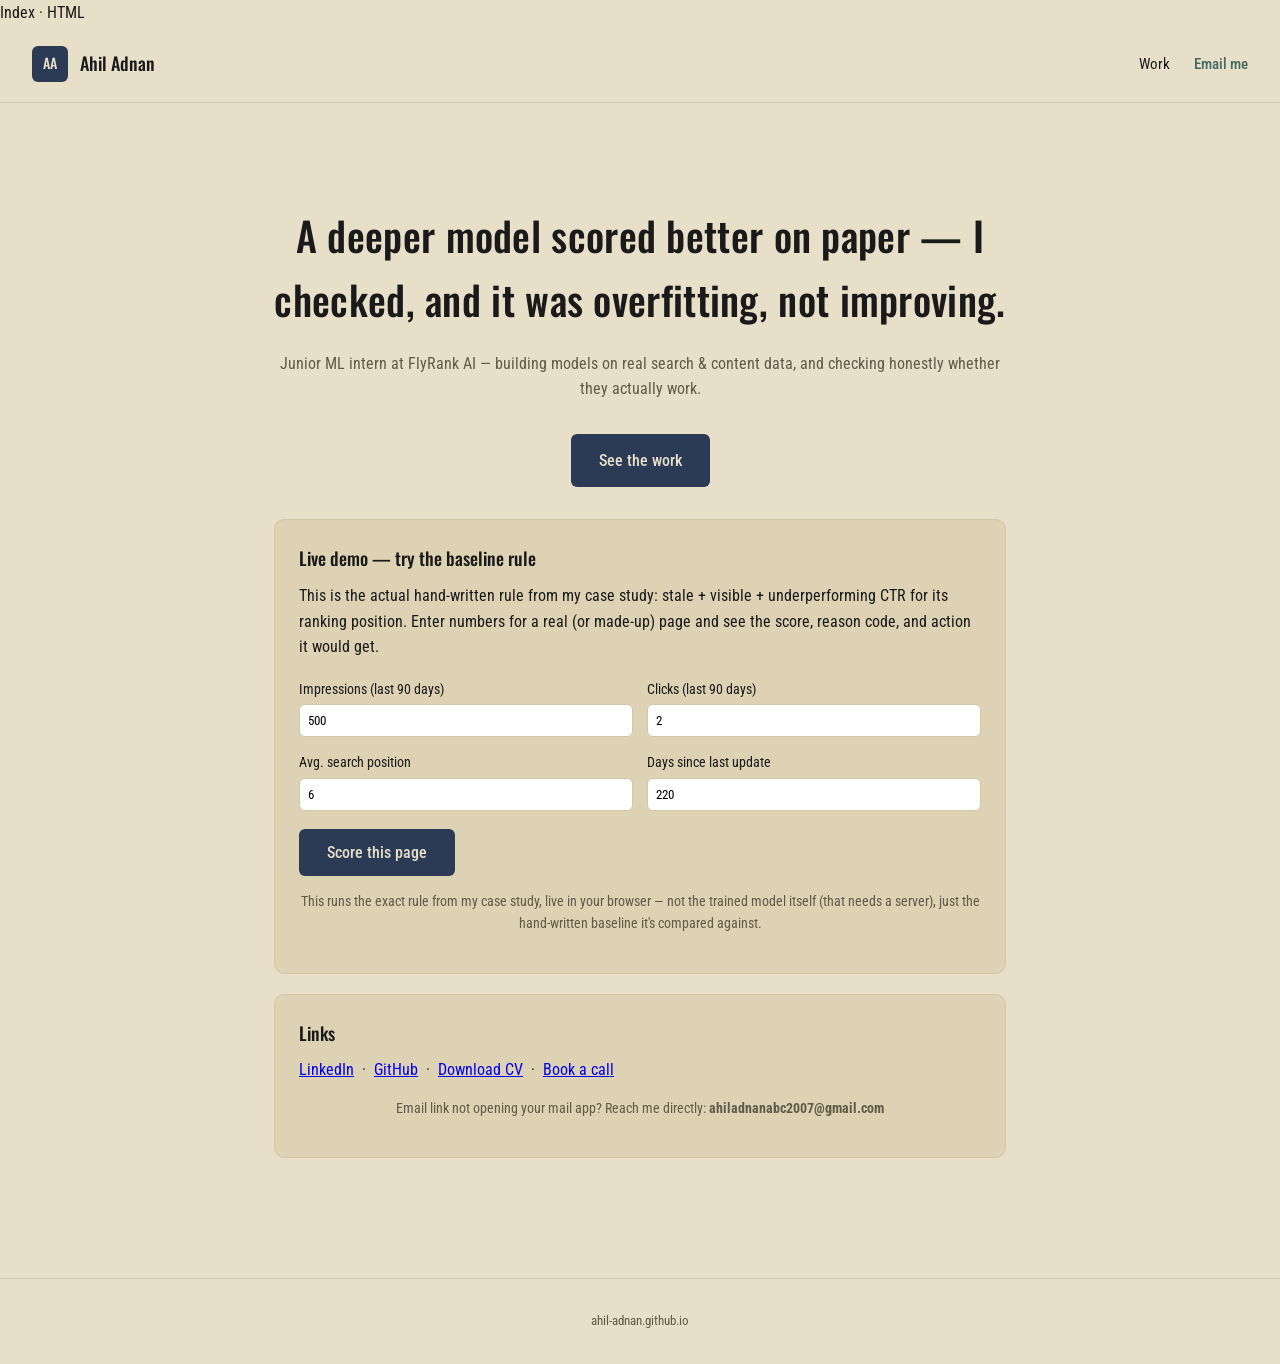
<file: index.html>
Index · HTML
<!DOCTYPE html>
<html lang="en">
<head>
<meta charset="UTF-8">
<meta name="viewport" content="width=device-width, initial-scale=1.0">
<title>Ahil Adnan — ML Portfolio</title>
<link rel="preconnect" href="https://fonts.googleapis.com">
<link rel="preconnect" href="https://fonts.gstatic.com" crossorigin>
<link href="https://fonts.googleapis.com/css2?family=Oswald:wght@400;500&family=Roboto+Condensed:wght@400;500&display=swap" rel="stylesheet">
<link rel="stylesheet" href="style.css">
</head>
<body>
 
<nav>
  <a href="index.html" class="brand">
    <div class="monogram"><span>AA</span></div>
    <span class="brand-name">Ahil Adnan</span>
  </a>
  <div class="links">
    <a href="work.html">Work</a>
    <a href="mailto:ahiladnanabc2007@gmail.com" class="email-link">Email me</a>
  </div>
</nav>
 
<main>
  <h1 class="claim">A deeper model scored better on paper — I checked, and it was overfitting, not improving.</h1>
  <p class="subtext">Junior ML intern at FlyRank AI — building models on real search &amp; content data, and checking honestly whether they actually work.</p>
 
  <div class="cta-center">
    <a href="work.html" class="cta">See the work</a>
  </div>
 
    <div class="card">
    <h3 style="margin-top:0;">Live demo — try the baseline rule</h3>
    <p>This is the actual hand-written rule from my case study: stale + visible + underperforming CTR for its ranking position. Enter numbers for a real (or made-up) page and see the score, reason code, and action it would get.</p>
 
    <div style="display:grid; grid-template-columns: 1fr 1fr; gap:14px; margin:18px 0;">
      <div>
        <label style="display:block; font-size:14px; margin-bottom:4px;">Impressions (last 90 days)</label>
        <input type="number" id="demoImpressions" value="500" style="width:100%; padding:8px; border-radius:6px; border:1px solid var(--border); font-family:'Roboto Condensed', sans-serif;">
      </div>
      <div>
        <label style="display:block; font-size:14px; margin-bottom:4px;">Clicks (last 90 days)</label>
        <input type="number" id="demoClicks" value="2" style="width:100%; padding:8px; border-radius:6px; border:1px solid var(--border); font-family:'Roboto Condensed', sans-serif;">
      </div>
      <div>
        <label style="display:block; font-size:14px; margin-bottom:4px;">Avg. search position</label>
        <input type="number" id="demoPosition" value="6" style="width:100%; padding:8px; border-radius:6px; border:1px solid var(--border); font-family:'Roboto Condensed', sans-serif;">
      </div>
      <div>
        <label style="display:block; font-size:14px; margin-bottom:4px;">Days since last update</label>
        <input type="number" id="demoDays" value="220" style="width:100%; padding:8px; border-radius:6px; border:1px solid var(--border); font-family:'Roboto Condensed', sans-serif;">
      </div>
    </div>
 
    <button id="demoRunBtn" class="cta" style="border:none; cursor:pointer;">Score this page</button>
 
    <div id="demoResult" style="display:none; margin-top:18px; padding:16px; background:var(--cream); border:1px solid var(--border); border-radius:8px;">
      <p style="margin-bottom:6px;"><strong>Score:</strong> <span id="demoScore"></span></p>
      <p style="margin-bottom:6px;"><strong>Reason code:</strong> <span id="demoReason"></span></p>
      <p style="margin-bottom:0;"><strong>Action:</strong> <span id="demoAction"></span></p>
    </div>
 
    <p class="status-note" style="margin-top:14px;">This runs the exact rule from my case study, live in your browser — not the trained model itself (that needs a server), just the hand-written baseline it's compared against.</p>
  </div>
 
  <script>
  document.getElementById('demoRunBtn').addEventListener('click', function() {
    const impressions = parseFloat(document.getElementById('demoImpressions').value) || 0;
    const clicks = parseFloat(document.getElementById('demoClicks').value) || 0;
    const position = parseFloat(document.getElementById('demoPosition').value) || 999;
    const days = parseFloat(document.getElementById('demoDays').value);
 
    const ctr = impressions > 0 ? clicks / impressions : 0;
    const expectedCtr = position <= 10 ? 0.0039 : 0.0018;
    const ctrUnderperforming = ctr < (expectedCtr * 0.5);
    const isStale = !isNaN(days) && days >= 180;
    const visible = impressions >= 10;
 
    let score, reason, action;
 
    if (isStale && visible && ctrUnderperforming) {
      score = impressions;
      reason = 'stale_low_ctr';
      action = 'review_and_refresh';
    } else if (isStale && visible) {
      score = impressions * 0.5;
      reason = 'stale_visible';
      action = 'review';
    } else if (ctrUnderperforming && visible) {
      score = impressions * 0.3;
      reason = 'ctr_underperforming';
      action = 'review_ctr';
    } else {
      score = 0;
      reason = 'not_flagged';
      action = 'no_action';
    }
 
    document.getElementById('demoScore').textContent = score.toFixed(1);
    document.getElementById('demoReason').textContent = reason;
    document.getElementById('demoAction').textContent = action;
    document.getElementById('demoResult').style.display = 'block';
  });
  </script>
 
 
  <div class="card">
    <h3 style="margin-top:0;">Links</h3>
    <p>
      <a href="https://www.linkedin.com/in/ahil-adnan-0012a0317/" target="_blank" rel="noopener">LinkedIn</a>
      &nbsp;·&nbsp;
      <a href="https://github.com/Ahil-Adnan" target="_blank" rel="noopener">GitHub</a>
      &nbsp;·&nbsp;
      <a href="assets/Ahil_Adnan_CV.pdf" target="_blank" rel="noopener">Download CV</a>
      &nbsp;·&nbsp;
      <a href="https://calendly.com/ahiladnanabc2007" target="_blank" rel="noopener">Book a call</a>
    </p>
    <p class="status-note">Email link not opening your mail app? Reach me directly: <strong>ahiladnanabc2007@gmail.com</strong></p>
  </div>
</main>
 
<footer>
  ahil-adnan.github.io
</footer>
 
</body>
</html>
</file>
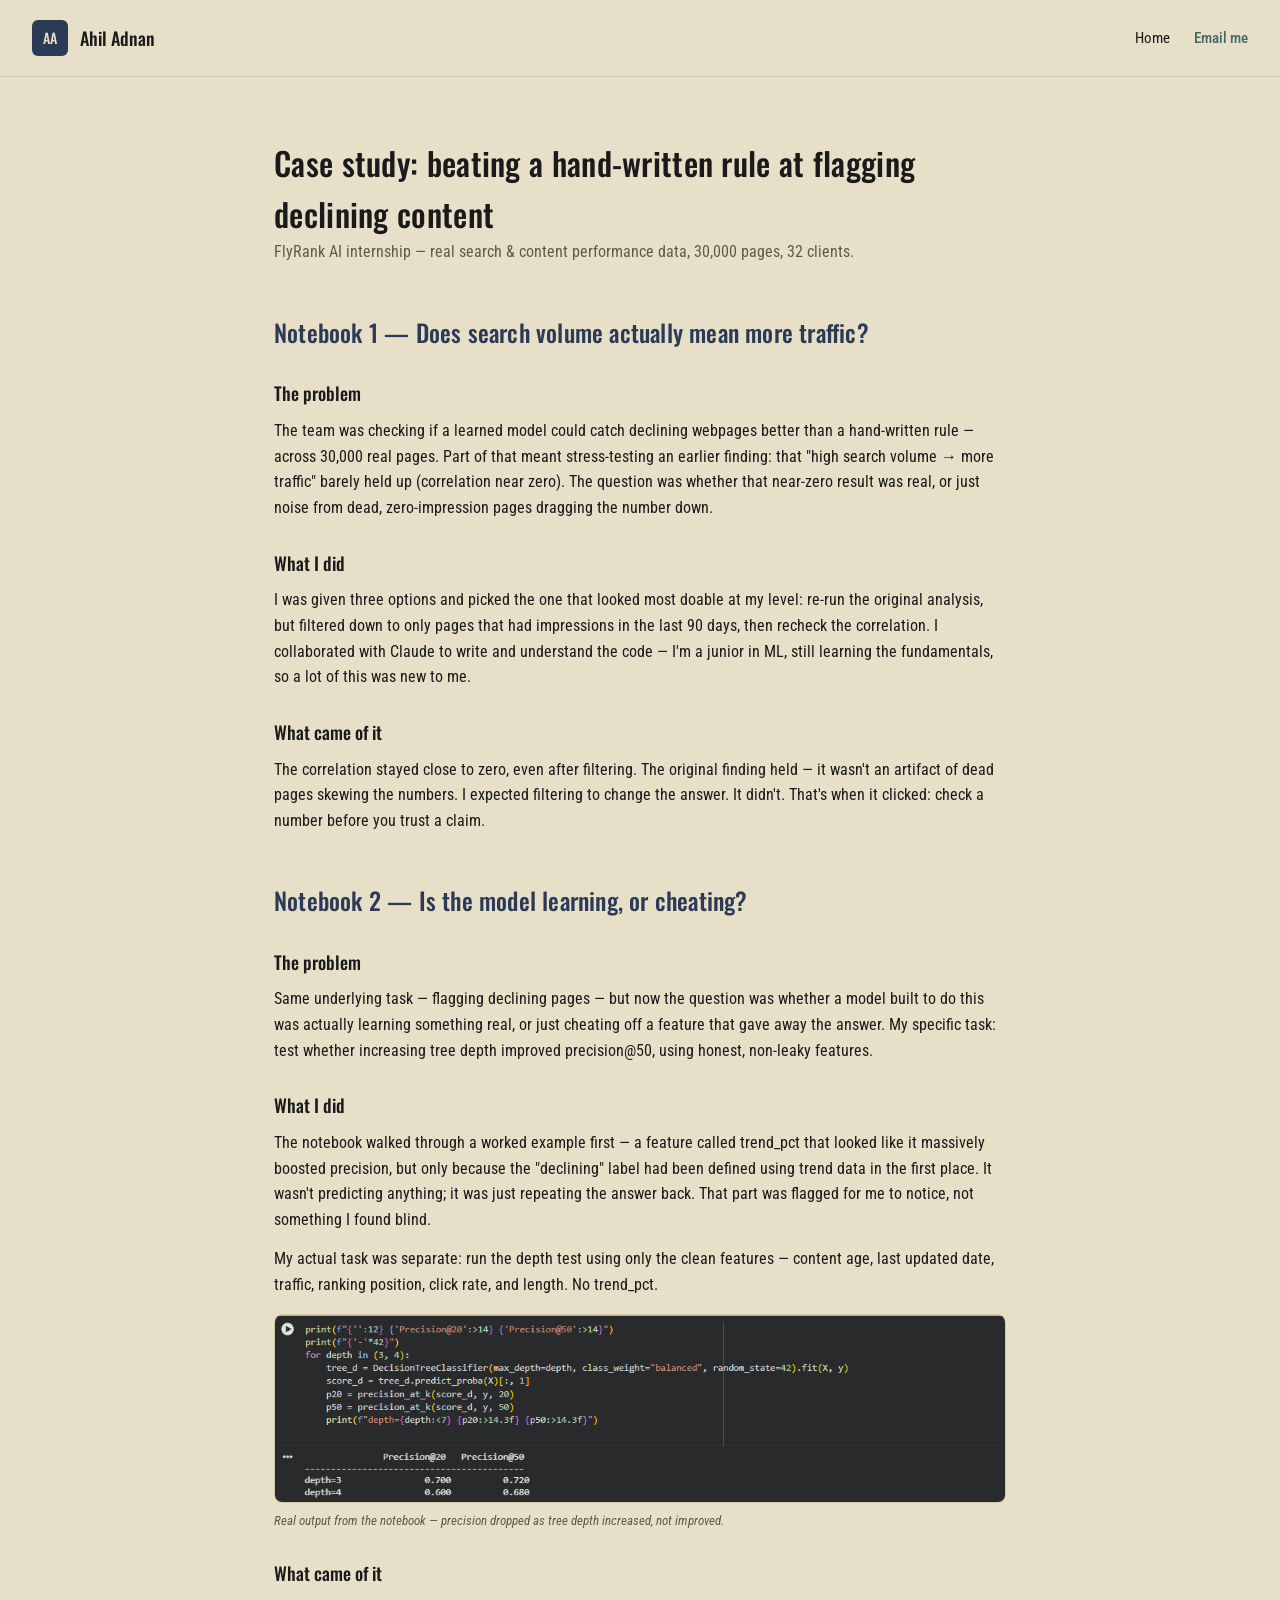
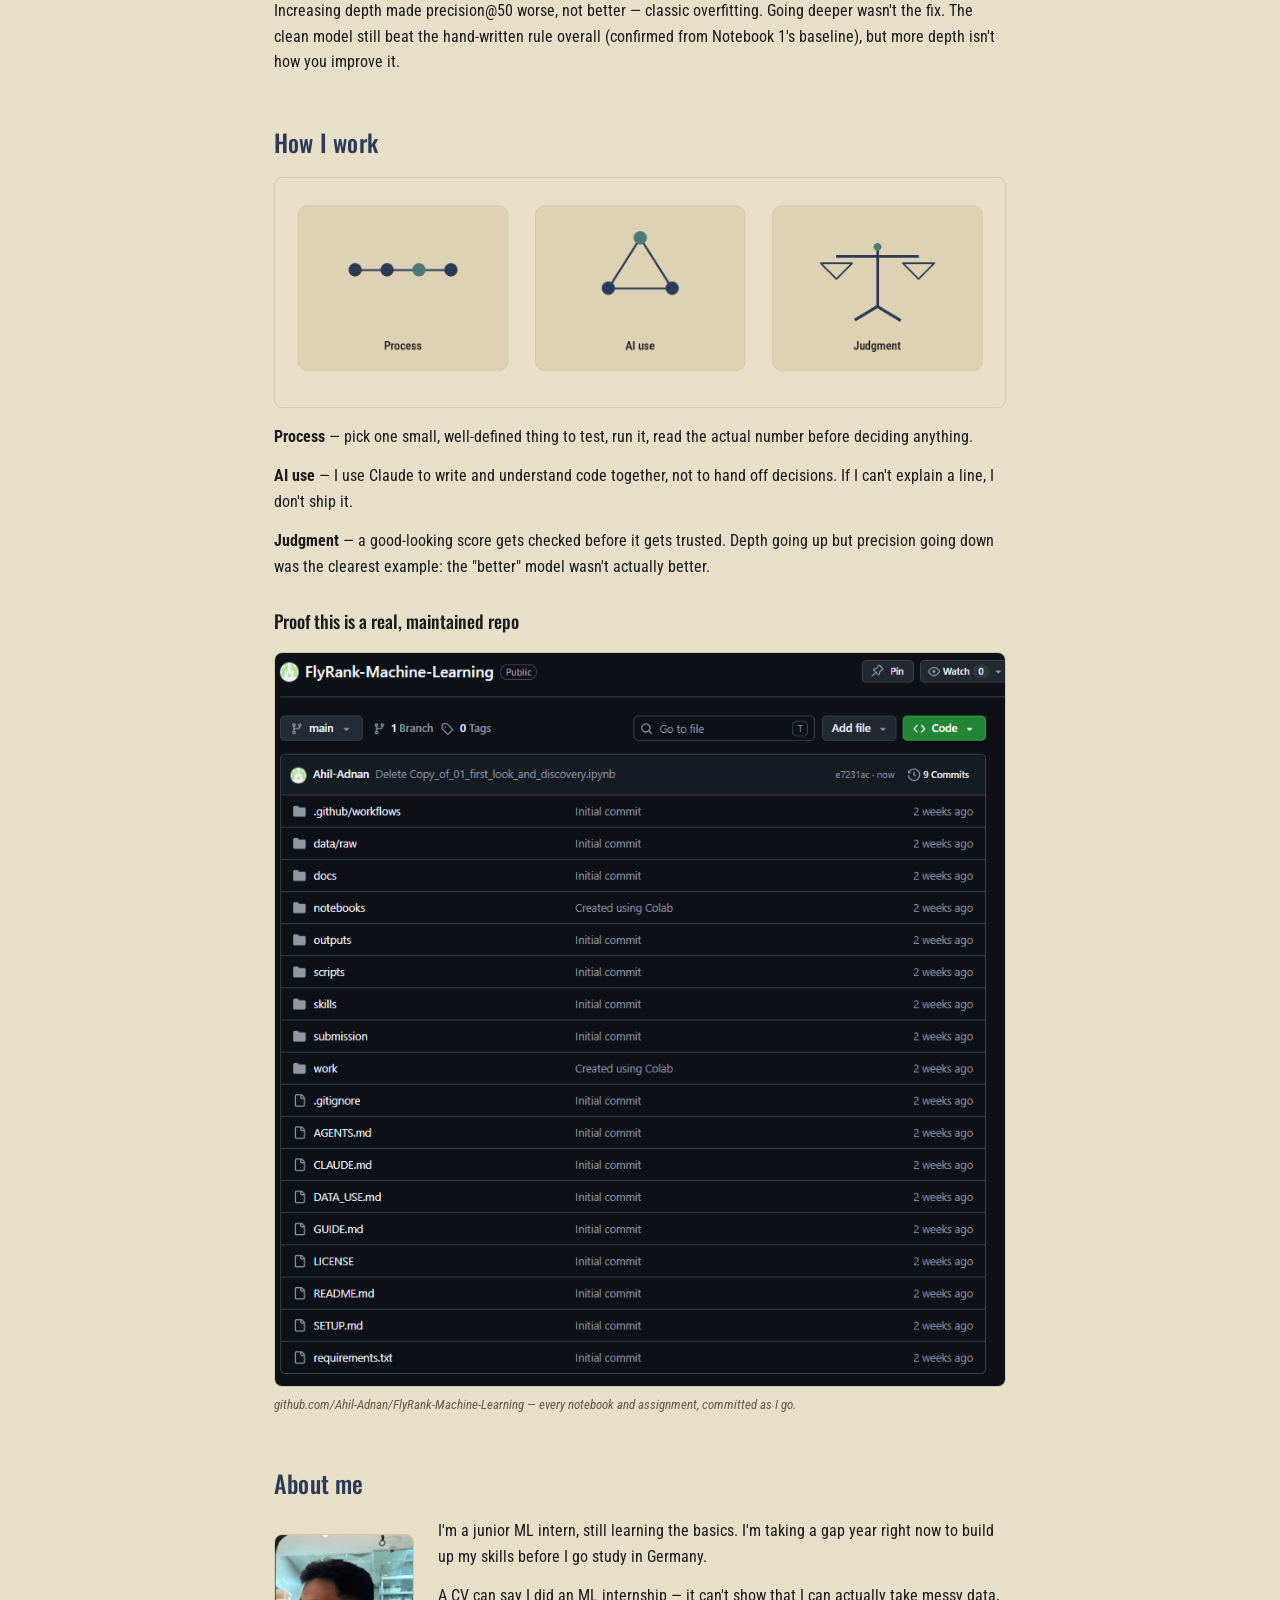
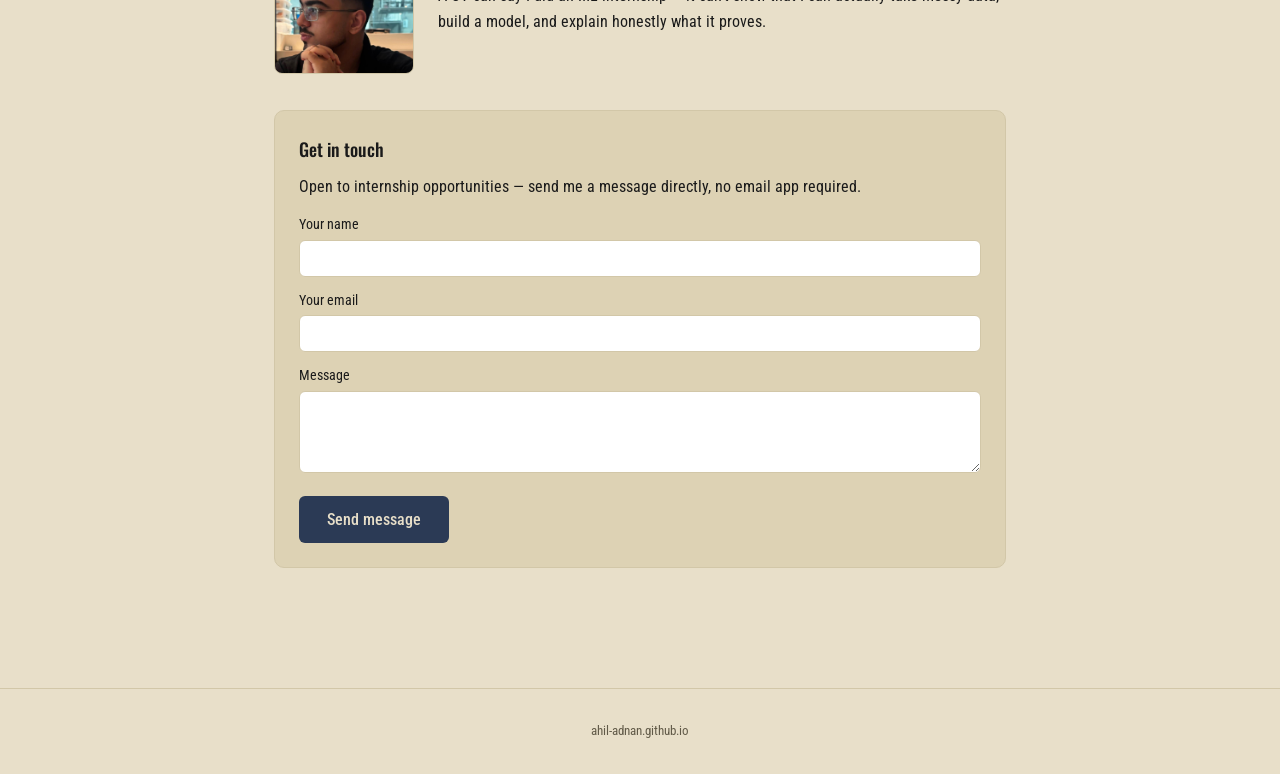
<file: work.html>
<!DOCTYPE html>
<html lang="en">
<head>
<meta charset="UTF-8">
<meta name="viewport" content="width=device-width, initial-scale=1.0">
<title>Work — Ahil Adnan</title>
<link rel="preconnect" href="https://fonts.googleapis.com">
<link rel="preconnect" href="https://fonts.gstatic.com" crossorigin>
<link href="https://fonts.googleapis.com/css2?family=Oswald:wght@400;500&family=Roboto+Condensed:wght@400;500&display=swap" rel="stylesheet">
<link rel="stylesheet" href="style.css">
</head>
<body>
 
<nav>
  <a href="index.html" class="brand">
    <div class="monogram"><span>AA</span></div>
    <span class="brand-name">Ahil Adnan</span>
  </a>
  <div class="links">
    <a href="index.html">Home</a>
    <a href="mailto:ahiladnanabc2007@gmail.com" class="email-link">Email me</a>
  </div>
</nav>
 
<main>
  <h1>Case study: beating a hand-written rule at flagging declining content</h1>
  <p class="subtext" style="text-align:left;">FlyRank AI internship — real search &amp; content performance data, 30,000 pages, 32 clients.</p>
 
  <h2>Notebook 1 — Does search volume actually mean more traffic?</h2>
 
  <h3>The problem</h3>
  <p>The team was checking if a learned model could catch declining webpages better than a hand-written rule — across 30,000 real pages. Part of that meant stress-testing an earlier finding: that "high search volume &rarr; more traffic" barely held up (correlation near zero). The question was whether that near-zero result was real, or just noise from dead, zero-impression pages dragging the number down.</p>
 
  <h3>What I did</h3>
  <p>I was given three options and picked the one that looked most doable at my level: re-run the original analysis, but filtered down to only pages that had impressions in the last 90 days, then recheck the correlation. I collaborated with Claude to write and understand the code — I'm a junior in ML, still learning the fundamentals, so a lot of this was new to me.</p>
 
  <h3>What came of it</h3>
  <p>The correlation stayed close to zero, even after filtering. The original finding held — it wasn't an artifact of dead pages skewing the numbers. I expected filtering to change the answer. It didn't. That's when it clicked: check a number before you trust a claim.</p>
 
  <h2>Notebook 2 — Is the model learning, or cheating?</h2>
 
  <h3>The problem</h3>
  <p>Same underlying task — flagging declining pages — but now the question was whether a model built to do this was actually learning something real, or just cheating off a feature that gave away the answer. My specific task: test whether increasing tree depth improved precision@50, using honest, non-leaky features.</p>
 
  <h3>What I did</h3>
  <p>The notebook walked through a worked example first — a feature called trend_pct that looked like it massively boosted precision, but only because the "declining" label had been defined using trend data in the first place. It wasn't predicting anything; it was just repeating the answer back. That part was flagged for me to notice, not something I found blind.</p>
  <p>My actual task was separate: run the depth test using only the clean features — content age, last updated date, traffic, ranking position, click rate, and length. No trend_pct.</p>
 
  <img src="assets/precision-table.png" alt="Precision@20 and Precision@50 comparison between max_depth 3 and 4">
  <p class="img-caption">Real output from the notebook — precision dropped as tree depth increased, not improved.</p>
 
  <h3>What came of it</h3>
  <p>Increasing depth made precision@50 worse, not better — classic overfitting. Going deeper wasn't the fix. The clean model still beat the hand-written rule overall (confirmed from Notebook 1's baseline), but more depth isn't how you improve it.</p>
 
  <h2>How I work</h2>
  <img src="assets/how-i-work-icons.png" alt="Process, AI use, and Judgment icons" class="icons-row">
  <p><strong>Process</strong> — pick one small, well-defined thing to test, run it, read the actual number before deciding anything.</p>
  <p><strong>AI use</strong> — I use Claude to write and understand code together, not to hand off decisions. If I can't explain a line, I don't ship it.</p>
  <p><strong>Judgment</strong> — a good-looking score gets checked before it gets trusted. Depth going up but precision going down was the clearest example: the "better" model wasn't actually better.</p>
 
  <h3>Proof this is a real, maintained repo</h3>
  <img src="assets/github-repo.png" alt="GitHub repository file list for FlyRank-Machine-Learning">
  <p class="img-caption">github.com/Ahil-Adnan/FlyRank-Machine-Learning — every notebook and assignment, committed as I go.</p>
 
  <h2>About me</h2>
  <div class="bio-row">
    <img src="assets/bio-photo.jpg" alt="Photo of Ahil Adnan">
    <div class="bio-text">
      <p>I'm a junior ML intern, still learning the basics. I'm taking a gap year right now to build up my skills before I go study in Germany.</p>
      <p>A CV can say I did an ML internship — it can't show that I can actually take messy data, build a model, and explain honestly what it proves.</p>
    </div>
  </div>
 
  <div class="card" id="contact-form">
  <h3 style="margin-top:0;">Get in touch</h3>
  <p>Open to internship opportunities — send me a message directly, no email app required.</p>

  <form id="contactForm" action="https://formspree.io/f/meajpykd" method="POST">
    <div style="margin-bottom:12px;">
      <label style="display:block; font-size:14px; margin-bottom:4px;">Your name</label>
      <input type="text" name="name" required style="width:100%; padding:10px; border-radius:6px; border:1px solid var(--border); font-family:'Roboto Condensed', sans-serif;">
    </div>
    <div style="margin-bottom:12px;">
      <label style="display:block; font-size:14px; margin-bottom:4px;">Your email</label>
      <input type="email" name="_replyto" required style="width:100%; padding:10px; border-radius:6px; border:1px solid var(--border); font-family:'Roboto Condensed', sans-serif;">
    </div>
    <div style="margin-bottom:16px;">
      <label style="display:block; font-size:14px; margin-bottom:4px;">Message</label>
      <textarea name="message" rows="4" required style="width:100%; padding:10px; border-radius:6px; border:1px solid var(--border); font-family:'Roboto Condensed', sans-serif;"></textarea>
    </div>
    <button type="submit" class="cta" style="border:none; cursor:pointer;">Send message</button>
  </form>

  <p id="formStatus" class="status-note" style="display:none;"></p>
</div>

<script>
document.getElementById('contactForm').addEventListener('submit', function(e) {
  e.preventDefault();
  const form = e.target;
  const status = document.getElementById('formStatus');
  fetch(form.action, {
    method: 'POST',
    body: new FormData(form),
    headers: { 'Accept': 'application/json' }
  }).then(response => {
    if (response.ok) {
      status.textContent = "Sent — thanks, I'll get back to you soon.";
      status.style.display = 'block';
      form.reset();
    } else {
      status.textContent = "Something went wrong — try emailing me directly instead.";
      status.style.display = 'block';
    }
  }).catch(() => {
    status.textContent = "Something went wrong — try emailing me directly instead.";
    status.style.display = 'block';
  });
});
</script>
</main>
 
<footer>
  ahil-adnan.github.io
</footer>
 
</body>
</html>
</file>
<file: style.css>
:root {
  --navy: #2B3A55;
  --text: #1A1A1A;
  --cream: #E8DFC9;
  --card: #DDD2B4;
  --border: #D2C7A8;
  --teal: #426A63;
  --muted: #615A48;
}
 
* { box-sizing: border-box; margin: 0; padding: 0; }
 
body {
  background: var(--cream);
  color: var(--text);
  font-family: 'Roboto Condensed', sans-serif;
  line-height: 1.6;
}
 
nav {
  display: flex;
  justify-content: space-between;
  align-items: center;
  padding: 20px 32px;
  border-bottom: 1px solid var(--border);
}
 
nav .brand {
  display: flex;
  align-items: center;
  gap: 12px;
  text-decoration: none;
  color: var(--text);
}
 
nav .monogram {
  width: 36px;
  height: 36px;
  border-radius: 6px;
  background: var(--navy);
  display: flex;
  align-items: center;
  justify-content: center;
}
 
nav .monogram span {
  font-family: 'Oswald', sans-serif;
  font-weight: 500;
  font-size: 14px;
  color: var(--cream);
}
 
nav .brand-name {
  font-family: 'Oswald', sans-serif;
  font-weight: 500;
  font-size: 18px;
}
 
nav .links {
  display: flex;
  gap: 24px;
  align-items: center;
  font-size: 15px;
}
 
nav .links a {
  color: var(--text);
  text-decoration: none;
}
 
nav .links a:hover {
  color: var(--teal);
}
 
nav .links .email-link {
  color: var(--teal);
  font-weight: 500;
}
 
main {
  max-width: 780px;
  margin: 0 auto;
  padding: 60px 24px 100px;
}
 
h1 {
  font-family: 'Oswald', sans-serif;
  font-weight: 500;
  letter-spacing: 0.3px;
}
 
h2 {
  font-family: 'Oswald', sans-serif;
  font-weight: 500;
  color: var(--navy);
  margin: 48px 0 16px;
  letter-spacing: 0.2px;
}
 
h3 {
  font-family: 'Oswald', sans-serif;
  font-weight: 500;
  font-size: 18px;
  margin: 28px 0 10px;
}
 
p {
  margin-bottom: 14px;
}
 
.claim {
  font-size: clamp(28px, 5vw, 40px);
  text-align: center;
  margin: 40px 0 20px;
}
 
.subtext {
  text-align: center;
  color: var(--muted);
  font-size: 16px;
  margin-bottom: 32px;
}
 
.cta {
  display: inline-block;
  background: var(--navy);
  color: var(--cream);
  font-family: 'Roboto Condensed', sans-serif;
  font-weight: 500;
  text-decoration: none;
  padding: 14px 28px;
  border-radius: 6px;
  font-size: 16px;
}
 
.cta:hover {
  background: #35476b;
}
 
.cta-center {
  text-align: center;
  margin: 32px 0;
}
 
.card {
  background: var(--card);
  border: 1px solid var(--border);
  border-radius: 10px;
  padding: 24px;
  margin: 20px 0;
}
 
.status-note {
  text-align: center;
  color: var(--muted);
  font-size: 14px;
  margin-top: 8px;
}
 
.status-note .dot {
  display: inline-block;
  width: 7px;
  height: 7px;
  border-radius: 50%;
  background: var(--teal);
  margin-right: 6px;
}
 
img {
  max-width: 100%;
  border-radius: 8px;
  border: 1px solid var(--border);
  display: block;
  margin: 16px 0;
}
 
.img-caption {
  font-size: 13px;
  color: var(--muted);
  font-style: italic;
  margin-top: -8px;
  margin-bottom: 20px;
}
 
.icons-row img {
  border: none;
}
 
.bio-row {
  display: flex;
  gap: 24px;
  align-items: flex-start;
  flex-wrap: wrap;
}
 
.bio-row img {
  width: 140px;
  height: 140px;
  object-fit: cover;
  border-radius: 8px;
  flex-shrink: 0;
}
 
.bio-text {
  flex: 1;
  min-width: 240px;
}
 
footer {
  text-align: center;
  padding: 32px 24px;
  color: var(--muted);
  font-size: 13px;
  border-top: 1px solid var(--border);
}
</file>
